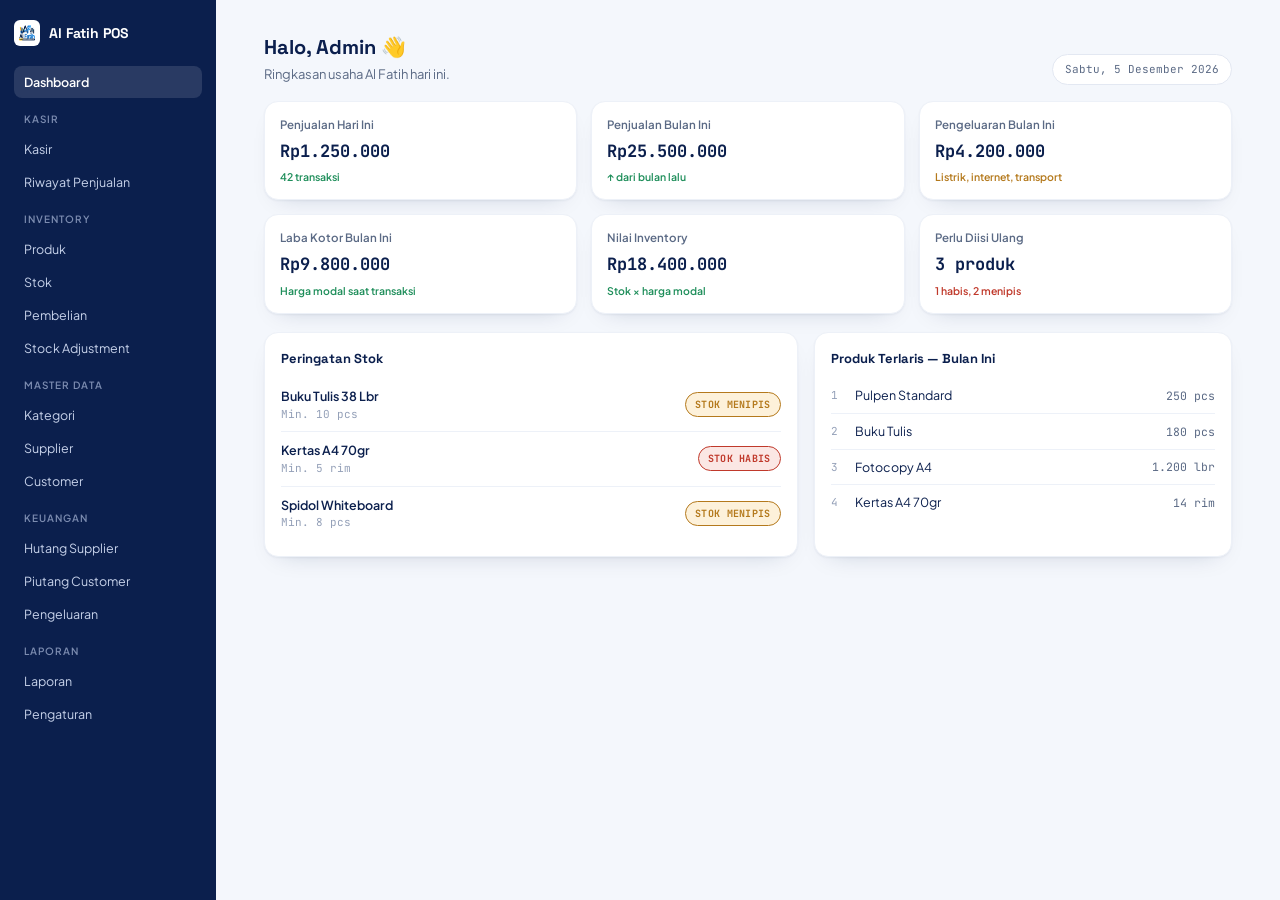
<file: index.html>
<!DOCTYPE html>
<html lang="id">
<head>
<meta charset="UTF-8">
<meta name="viewport" content="width=device-width, initial-scale=1.0, viewport-fit=cover">
<title>Al Fatih POS &amp; Inventory</title>
<meta name="description" content="Kasir dan inventory untuk Al Fatih Alat Tulis Kantor & Foto Copy.">
<link rel="icon" href="logo.webp">
<link rel="preconnect" href="https://fonts.googleapis.com">
<link href="https://fonts.googleapis.com/css2?family=Space+Grotesk:wght@500;600;700&family=Plus+Jakarta+Sans:wght@400;500;600;700&family=JetBrains+Mono:wght@400;500;600;700&display=swap" rel="stylesheet">
<link rel="stylesheet" href="style.css">
</head>
<body>

<div class="app">

  <header class="appbar">
    <div class="appbar__brand">
      <img class="appbar__logo" src="logo.webp" alt="Al Fatih">
      <span class="appbar__title" id="pageTitle">Dashboard</span>
    </div>
    <button class="appbar__icon" type="button" title="Riwayat">⏱</button>
  </header>

  <div class="applayout">

    <aside class="sidebar">
      <div class="sidebar__brand"><img src="logo.webp" alt=""><span>Al Fatih POS</span></div>
      <nav class="sidebar__nav">
        <button class="navitem is-active" data-view="dashboard" data-title="Dashboard">Dashboard</button>

        <p class="navlabel">Kasir</p>
        <button class="navitem" data-view="kasir" data-title="Kasir">Kasir</button>
        <button class="navitem" data-view="placeholder" data-title="Riwayat Penjualan">Riwayat Penjualan</button>

        <p class="navlabel">Inventory</p>
        <button class="navitem" data-view="produk" data-title="Produk">Produk</button>
        <button class="navitem" data-view="placeholder" data-title="Stok">Stok</button>
        <button class="navitem" data-view="placeholder" data-title="Pembelian">Pembelian</button>
        <button class="navitem" data-view="placeholder" data-title="Stock Adjustment">Stock Adjustment</button>

        <p class="navlabel">Master Data</p>
        <button class="navitem" data-view="placeholder" data-title="Kategori">Kategori</button>
        <button class="navitem" data-view="placeholder" data-title="Supplier">Supplier</button>
        <button class="navitem" data-view="placeholder" data-title="Customer">Customer</button>

        <p class="navlabel">Keuangan</p>
        <button class="navitem" data-view="placeholder" data-title="Hutang Supplier">Hutang Supplier</button>
        <button class="navitem" data-view="placeholder" data-title="Piutang Customer">Piutang Customer</button>
        <button class="navitem" data-view="placeholder" data-title="Pengeluaran">Pengeluaran</button>

        <p class="navlabel">Laporan</p>
        <button class="navitem" data-view="placeholder" data-title="Laporan Laba">Laporan</button>
        <button class="navitem" data-view="placeholder" data-title="Pengaturan">Pengaturan</button>
      </nav>
    </aside>

    <main class="content">

      <!-- ===== DASHBOARD ===== -->
      <section class="view is-active" id="view-dashboard">
        <div class="view-head">
          <div>
            <h1>Halo, Admin 👋</h1>
            <p>Ringkasan usaha Al Fatih hari ini.</p>
          </div>
          <span class="today-pill" id="todayPill"></span>
        </div>

        <div class="cardgrid">
          <div class="metric"><div class="metric__label">Penjualan Hari Ini</div><div class="metric__value">Rp1.250.000</div><div class="metric__delta">42 transaksi</div></div>
          <div class="metric"><div class="metric__label">Penjualan Bulan Ini</div><div class="metric__value">Rp25.500.000</div><div class="metric__delta">↑ dari bulan lalu</div></div>
          <div class="metric"><div class="metric__label">Pengeluaran Bulan Ini</div><div class="metric__value">Rp4.200.000</div><div class="metric__delta metric__delta--warn">Listrik, internet, transport</div></div>
          <div class="metric"><div class="metric__label">Laba Kotor Bulan Ini</div><div class="metric__value">Rp9.800.000</div><div class="metric__delta">Harga modal saat transaksi</div></div>
          <div class="metric"><div class="metric__label">Nilai Inventory</div><div class="metric__value">Rp18.400.000</div><div class="metric__delta">Stok × harga modal</div></div>
          <div class="metric"><div class="metric__label">Perlu Diisi Ulang</div><div class="metric__value">3 produk</div><div class="metric__delta metric__delta--danger">1 habis, 2 menipis</div></div>
        </div>

        <div class="dash-columns">
          <div class="panel">
            <h5>Peringatan Stok</h5>
            <div id="alertList"></div>
          </div>
          <div class="panel">
            <h5>Produk Terlaris — Bulan Ini</h5>
            <div class="toprow"><span class="topnum">1</span><span class="topname">Pulpen Standard</span><span class="topqty">250 pcs</span></div>
            <div class="toprow"><span class="topnum">2</span><span class="topname">Buku Tulis</span><span class="topqty">180 pcs</span></div>
            <div class="toprow"><span class="topnum">3</span><span class="topname">Fotocopy A4</span><span class="topqty">1.200 lbr</span></div>
            <div class="toprow"><span class="topnum">4</span><span class="topname">Kertas A4 70gr</span><span class="topqty">14 rim</span></div>
          </div>
        </div>
      </section>

      <!-- ===== KASIR ===== -->
      <section class="view" id="view-kasir">
        <div class="kasir-view">
          <div class="kasir-main">
            <div class="kasir-search">
              <div class="searchbox">🔍&nbsp; Cari nama, SKU, atau scan barcode…</div>
              <button class="scanbtn" type="button" title="Scan barcode">▤</button>
            </div>
            <div class="chiprow" id="chipRow"></div>
            <div class="productgrid" id="productGrid"></div>
          </div>

          <div class="cart-backdrop" id="cartBackdrop"></div>
          <div class="cart-panel" id="cartPanel">
            <div class="cart-panel__handle"></div>
            <div class="cart-panel__head">
              <h4 id="cartCountLabel">Keranjang (0 item)</h4>
              <button class="closex" id="cartCloseBtn" type="button">✕</button>
            </div>
            <div class="cart-items" id="cartItems"></div>
            <div class="cart-totals">
              <div class="trow"><span>Subtotal</span><span id="tSubtotal">Rp0</span></div>
              <div class="trow"><span>Diskon</span><span id="tDiskon">Rp0</span></div>
              <div class="trow trow--grand"><span>TOTAL</span><span id="tTotal">Rp0</span></div>
            </div>
            <button class="paybtn" id="payBtn" type="button" disabled>BAYAR</button>
          </div>
        </div>

        <button class="minicart" id="miniCartBar" type="button">
          <span id="miniCartLabel">0 item · Rp0</span>
          <span class="minicart__cta">Lihat Keranjang</span>
        </button>
      </section>

      <!-- ===== PRODUK ===== -->
      <section class="view" id="view-produk">
        <div class="view-head">
          <div>
            <h1>Produk &amp; Inventory</h1>
            <p>Barang fisik mengurangi stok saat terjual, jasa tidak.</p>
          </div>
        </div>
        <div class="table-card">
          <div class="table-toolbar">
            <div class="table-search">🔍 <input id="tableSearch" type="text" placeholder="Cari nama atau SKU produk…"></div>
            <button class="tchip is-active" data-tf="ALL" type="button">Semua</button>
            <button class="tchip" data-tf="PRODUCT" type="button">Barang</button>
            <button class="tchip" data-tf="SERVICE" type="button">Jasa</button>
          </div>
          <div class="table-scroll">
            <table>
              <thead><tr><th>SKU</th><th>Nama</th><th>Kategori</th><th>Stok</th><th>Satuan</th><th>Harga Jual</th><th>Status</th></tr></thead>
              <tbody id="tableBody"></tbody>
            </table>
          </div>
        </div>
      </section>

      <!-- ===== PLACEHOLDER (fitur belum dibangun di MVP ini) ===== -->
      <section class="view" id="view-placeholder">
        <div class="empty-state">
          <div class="empty-state__icon">🛠️</div>
          <h2 id="placeholderTitle">Fitur</h2>
          <p>Halaman ini belum dibangun pada MVP tahap awal. Menu sudah ditata sesuai struktur akhir aplikasi, isinya menyusul di fase pengembangan berikutnya.</p>
        </div>
      </section>

    </main>
  </div>

  <nav class="bottomnav">
    <button class="tab is-active" data-view="dashboard" data-title="Dashboard"><span class="tab__ico">⌂</span><span>Home</span></button>
    <button class="tab" data-view="kasir" data-title="Kasir"><span class="tab__ico">🧾</span><span>Kasir</span></button>
    <button class="tab" data-view="produk" data-title="Produk"><span class="tab__ico">📦</span><span>Produk</span></button>
    <button class="tab" id="moreTab" type="button"><span class="tab__ico">☰</span><span>More</span></button>
  </nav>

  <!-- MORE sheet (mobile) -->
  <div class="overlay" id="moreOverlay">
    <div class="sheet">
      <div class="sheet__head"><h4>Menu Lainnya</h4><button class="closex" id="moreCloseBtn" type="button">✕</button></div>
      <div class="morelist" id="moreList"></div>
    </div>
  </div>

  <!-- PAYMENT sheet -->
  <div class="overlay" id="payOverlay">
    <div class="sheet">
      <div class="sheet__head"><h4>Pembayaran</h4><button class="closex" id="payCloseBtn" type="button">✕</button></div>
      <div class="paymethods" id="payMethods"></div>
      <div id="cashArea">
        <div class="cashgrid" id="cashGrid"></div>
        <div class="kembali-row"><span>Kembalian</span><strong id="kembaliVal">Rp0</strong></div>
      </div>
      <button class="confirmbtn" id="confirmPayBtn" type="button">Selesaikan Pembayaran</button>
    </div>
  </div>

  <!-- RECEIPT sheet -->
  <div class="overlay" id="receiptOverlay">
    <div class="receipt">
      <div class="receipt__stamp" id="receiptStamp">LUNAS</div>
      <h5>AL FATIH</h5>
      <div class="rsub">Alat Tulis Kantor &amp; Foto Copy</div>
      <div class="rline rline--dim"><span id="rInvoice">AF-20260829-0001</span><span id="rDate">29/08/2026</span></div>
      <div class="rdash"></div>
      <div id="rItems"></div>
      <div class="rdash"></div>
      <div class="rline"><span>Subtotal</span><span id="rSubtotal">Rp0</span></div>
      <div class="rline"><span>Diskon</span><span id="rDiskon">Rp0</span></div>
      <div class="rline rline--grand"><span>TOTAL</span><span id="rTotal">Rp0</span></div>
      <div class="rline rline--dim"><span id="rMethodLabel">Cash</span><span id="rBayar">Rp0</span></div>
      <div class="rline rline--dim"><span>Kembali</span><span id="rKembali">Rp0</span></div>
      <div class="rthanks">Terima kasih sudah berbelanja</div>
      <div class="receiptbtns">
        <button class="ghost" id="receiptCloseBtn" type="button">Tutup</button>
        <button class="primary" id="newTxBtn" type="button">Transaksi Baru</button>
      </div>
    </div>
  </div>

</div>

<script src="app.js" defer></script>
</body>
</html>
</file>
<file: style.css>
:root{
  --navy:#0B1F4D;
  --blue:#1567D6;
  --blue-2:#2AA8F2;
  --yellow:#FFC72C;
  --surface:#F4F7FC;
  --card:#FFFFFF;
  --ink:#0B1F4D;
  --ink-soft:#5B6A85;
  --ink-faint:#94A0B8;
  --line:#E3E8F2;
  --line-soft:#EDF1F8;
  --lunas:#1E8E5A;
  --lunas-bg:#E4F5EC;
  --warn:#B4791C;
  --warn-bg:#FDF1DA;
  --danger:#C0392B;
  --danger-bg:#FBE7E4;
  --font-display:'Space Grotesk',sans-serif;
  --font-body:'Plus Jakarta Sans',sans-serif;
  --font-mono:'JetBrains Mono',monospace;
  --shadow-card:0 1px 2px rgba(11,31,77,.05), 0 10px 24px -16px rgba(11,31,77,.25);
  --shadow-pop:0 18px 40px -14px rgba(11,31,77,.35);
  --grad-blue:linear-gradient(100deg, var(--blue), var(--blue-2));
  --bottomnav-h:64px;
  --appbar-h:56px;
}
*{box-sizing:border-box;}
body{
  margin:0; background:var(--surface); color:var(--ink); font-family:var(--font-body);
  line-height:1.5; overscroll-behavior-y:none;
}
h1,h2,h4,h5{font-family:var(--font-display); margin:0; color:var(--navy);}
p{margin:0;}
button{font-family:inherit;}
img{display:block; max-width:100%;}
@media (prefers-reduced-motion: reduce){ *{animation-duration:.001ms !important; transition-duration:.001ms !important;} }

.app{min-height:100vh; display:flex; flex-direction:column;}

/* ---------- APPBAR ---------- */
.appbar{
  position:sticky; top:0; z-index:30; height:var(--appbar-h);
  background:rgba(244,247,252,.92); backdrop-filter:blur(8px); border-bottom:1px solid var(--line);
  display:flex; align-items:center; justify-content:space-between; padding:0 16px;
}
.appbar__brand{display:flex; align-items:center; gap:10px;}
.appbar__logo{height:28px; width:auto;}
.appbar__title{font-family:var(--font-display); font-weight:700; font-size:15px;}
.appbar__icon{width:34px; height:34px; border-radius:50%; border:none; background:var(--card); color:var(--navy); font-size:14px; cursor:pointer;}

/* ---------- LAYOUT ---------- */
.applayout{flex:1; display:flex; min-height:0;}
.sidebar{display:none;}
.content{
  flex:1; min-width:0; padding:18px 16px calc(var(--bottomnav-h) + 18px);
  max-width:1180px; margin:0 auto; width:100%;
}

/* ---------- VIEW SWITCH ---------- */
.view{display:none;}
.view.is-active{display:block;}

.view-head{display:flex; justify-content:space-between; align-items:flex-end; gap:12px; margin-bottom:16px; flex-wrap:wrap;}
.view-head h1{font-size:20px; font-weight:700;}
.view-head p{font-size:13px; color:var(--ink-soft); margin-top:3px;}
.today-pill{font-family:var(--font-mono); font-size:11px; background:var(--card); border:1px solid var(--line); padding:6px 12px; border-radius:20px; color:var(--ink-soft); white-space:nowrap;}

/* ---------- DASHBOARD ---------- */
.cardgrid{display:grid; grid-template-columns:1fr 1fr; gap:10px; margin-bottom:18px;}
.metric{background:var(--card); border:1px solid var(--line-soft); border-radius:14px; padding:14px 15px; box-shadow:var(--shadow-card);}
.metric__label{font-size:11.5px; color:var(--ink-soft); font-weight:600; margin-bottom:6px;}
.metric__value{font-family:var(--font-mono); font-size:17px; font-weight:700; color:var(--navy);}
.metric__delta{font-size:10.5px; color:var(--lunas); margin-top:5px; font-weight:600;}
.metric__delta--warn{color:var(--warn);}
.metric__delta--danger{color:var(--danger);}

.dash-columns{display:flex; flex-direction:column; gap:12px;}
.panel{background:var(--card); border:1px solid var(--line-soft); border-radius:14px; padding:16px; box-shadow:var(--shadow-card);}
.panel h5{font-size:13px; font-weight:700; margin-bottom:10px;}
.alertrow{display:flex; align-items:center; justify-content:space-between; padding:9px 0; border-bottom:1px solid var(--line-soft); font-size:12.5px;}
.alertrow:last-child{border-bottom:none;}
.alertrow__name{font-weight:600;}
.alertrow__meta{color:var(--ink-faint); font-family:var(--font-mono); font-size:11px;}
.toprow{display:flex; align-items:center; gap:8px; padding:8px 0; border-bottom:1px solid var(--line-soft); font-size:12.5px;}
.toprow:last-child{border-bottom:none;}
.topnum{font-family:var(--font-mono); font-size:11px; color:var(--ink-faint); width:16px;}
.topname{flex:1;}
.topqty{font-family:var(--font-mono); font-size:11.5px; color:var(--ink-soft);}
.stamp-tag{font-family:var(--font-mono); font-size:10px; font-weight:700; padding:4px 9px; border-radius:20px; border:1.5px solid currentColor; text-transform:uppercase; letter-spacing:.03em; white-space:nowrap;}
.stamp-tag.menipis{color:var(--warn); background:var(--warn-bg);}
.stamp-tag.habis{color:var(--danger); background:var(--danger-bg);}
.stamp-tag.aman{color:var(--lunas); background:var(--lunas-bg);}

/* ---------- KASIR ---------- */
.kasir-view{display:flex; flex-direction:column; gap:14px;}
.kasir-main{min-width:0;}
.kasir-search{display:flex; gap:8px; margin-bottom:10px;}
.searchbox{flex:1; display:flex; align-items:center; gap:8px; background:var(--card); border:1px solid var(--line); border-radius:12px; padding:11px 13px; color:var(--ink-faint); font-size:13.5px;}
.scanbtn{width:44px; border-radius:12px; background:var(--navy); color:#fff; border:none; font-size:16px; cursor:pointer;}
.chiprow{display:flex; gap:8px; overflow-x:auto; padding-bottom:2px; margin-bottom:12px;}
.chip{font-size:12.5px; font-weight:600; padding:8px 15px; border-radius:20px; white-space:nowrap; background:var(--card); border:1px solid var(--line); color:var(--ink-soft); cursor:pointer;}
.chip.is-active{background:var(--navy); color:#fff; border-color:var(--navy);}

.productgrid{display:grid; grid-template-columns:repeat(2,1fr); gap:12px;}
.pcard{background:var(--card); border:1px solid var(--line-soft); border-radius:14px; padding:10px; cursor:pointer; box-shadow:var(--shadow-card); transition:transform .12s ease;}
.pcard:hover{transform:translateY(-2px);}
.pcard__thumb{width:100%; aspect-ratio:1.5; border-radius:10px; margin-bottom:8px; display:flex; align-items:center; justify-content:center; font-family:var(--font-display); font-weight:700; font-size:14px; color:#fff;}
.pcard__name{font-size:12.5px; font-weight:600; line-height:1.3; margin-bottom:2px;}
.pcard__meta{font-size:11px; color:var(--ink-faint); margin-bottom:6px;}
.pcard__row{display:flex; align-items:center; justify-content:space-between;}
.pcard__price{font-family:var(--font-mono); font-size:12.5px; font-weight:700;}
.pcard__add{width:26px; height:26px; border-radius:50%; background:var(--navy); color:#fff; border:none; font-size:16px; line-height:1; cursor:pointer;}
.pcard.out .pcard__thumb{opacity:.35;}
.pcard.out .pcard__add{background:var(--ink-faint); cursor:not-allowed;}

/* mini cart bar (mobile trigger) */
.minicart{
  position:fixed; left:16px; right:16px; bottom:calc(var(--bottomnav-h) + 12px); z-index:25;
  background:var(--navy); color:#fff; border:none; border-radius:16px; padding:13px 16px;
  display:none; align-items:center; justify-content:space-between; font-weight:600; font-size:13.5px;
  box-shadow:var(--shadow-pop); cursor:pointer;
}
.minicart.is-visible{display:flex;}
.minicart__cta{font-family:var(--font-display); font-weight:700; font-size:13px; background:var(--yellow); color:var(--navy); padding:6px 12px; border-radius:10px;}

/* cart panel */
.cart-backdrop{position:fixed; inset:0; background:rgba(11,31,77,.5); z-index:35; display:none;}
.cart-backdrop.is-open{display:block;}
.cart-panel{
  position:fixed; left:0; right:0; bottom:0; z-index:36; background:#fff;
  border-radius:22px 22px 0 0; box-shadow:0 -14px 30px -18px rgba(11,31,77,.35);
  padding:12px 18px calc(env(safe-area-inset-bottom, 0px) + 18px);
  max-height:78vh; display:flex; flex-direction:column;
  transform:translateY(100%); transition:transform .25s ease;
}
.cart-panel.is-open{transform:translateY(0);}
.cart-panel__handle{width:36px; height:4px; background:var(--line); border-radius:4px; margin:0 auto 10px;}
.cart-panel__head{display:flex; justify-content:space-between; align-items:center; margin-bottom:8px;}
.cart-panel__head h4{font-size:14px; font-weight:700;}
.cart-items{overflow-y:auto; flex:1; margin-bottom:8px; min-height:10px;}
.cart-empty{font-size:12.5px; color:var(--ink-faint); padding:20px 0; text-align:center;}
.citem{display:flex; align-items:center; gap:10px; padding:8px 0; border-bottom:1px dashed var(--line-soft);}
.citem__name{flex:1; font-size:12.5px; font-weight:600;}
.citem__sub{display:block; font-family:var(--font-mono); font-size:11px; color:var(--ink-faint); font-weight:400;}
.qtystep{display:flex; align-items:center; gap:6px;}
.qtystep button{width:24px; height:24px; border-radius:6px; border:1px solid var(--line); background:var(--surface); font-size:14px; cursor:pointer; color:var(--navy);}
.qtystep span{font-family:var(--font-mono); font-size:12.5px; width:18px; text-align:center;}
.citem__total{font-family:var(--font-mono); font-size:12.5px; font-weight:700; width:66px; text-align:right;}
.cart-totals{border-top:1px solid var(--line-soft); padding-top:8px; font-family:var(--font-mono); font-size:12.5px;}
.trow{display:flex; justify-content:space-between; padding:2px 0; color:var(--ink-soft);}
.trow--grand{color:var(--navy); font-weight:700; font-size:15px; padding-top:6px;}
.paybtn{margin-top:10px; width:100%; padding:14px; border:none; border-radius:14px; background:var(--grad-blue); color:#fff; font-family:var(--font-display); font-weight:700; font-size:15px; cursor:pointer;}
.paybtn:disabled{background:var(--ink-faint); cursor:not-allowed;}

/* ---------- OVERLAYS (more / payment / receipt) ---------- */
.overlay{position:fixed; inset:0; background:rgba(11,31,77,.5); display:none; align-items:flex-end; justify-content:center; z-index:60;}
.overlay.show{display:flex;}
.sheet{background:#fff; width:100%; border-radius:22px 22px 0 0; padding:20px; max-height:82vh; overflow-y:auto;}
.sheet__head{display:flex; justify-content:space-between; align-items:center; margin-bottom:14px;}
.sheet__head h4{font-size:15.5px; font-weight:700;}
.closex{background:none; border:none; font-size:18px; color:var(--ink-soft); cursor:pointer;}

.morelist{display:grid; gap:4px;}
.morelist button{
  text-align:left; padding:12px 6px; border:none; background:none; font-size:14px; font-weight:600;
  color:var(--navy); border-bottom:1px solid var(--line-soft); cursor:pointer;
}
.morelist button:last-child{border-bottom:none;}

.paymethods{display:grid; grid-template-columns:1fr 1fr; gap:8px; margin-bottom:14px;}
.paymethods button{padding:11px; border-radius:12px; border:1px solid var(--line); background:var(--surface); font-size:12.5px; font-weight:600; color:var(--ink-soft); cursor:pointer;}
.paymethods button.is-active{background:var(--navy); color:#fff; border-color:var(--navy);}
.cashgrid{display:grid; grid-template-columns:1fr 1fr; gap:8px; margin-bottom:14px;}
.cashgrid button{padding:11px; border-radius:12px; border:1px solid var(--line); background:#fff; font-family:var(--font-mono); font-size:12.5px; font-weight:600; cursor:pointer;}
.kembali-row{display:flex; justify-content:space-between; font-family:var(--font-mono); font-size:13px; padding:8px 2px; color:var(--ink-soft);}
.kembali-row strong{color:var(--lunas);}
.confirmbtn{width:100%; padding:14px; border:none; border-radius:14px; background:var(--navy); color:#fff; font-family:var(--font-display); font-weight:700; font-size:15px; cursor:pointer; margin-top:4px;}

.receipt{
  background:#fff; width:100%; max-width:380px; border-radius:18px 18px 0 0; padding:22px 20px 26px;
  font-family:var(--font-mono);
  background-image:radial-gradient(circle at 8px 0, transparent 7px, #fff 7.5px);
  background-size:16px 16px; background-position:top;
}
.receipt__stamp{
  width:88px; height:88px; border:3px solid var(--lunas); border-radius:50%; color:var(--lunas);
  font-family:var(--font-display); font-weight:700; font-size:16px; letter-spacing:.05em;
  display:flex; align-items:center; justify-content:center; margin:6px auto 14px;
  transform:rotate(-9deg) scale(0); opacity:0; text-align:center;
  animation:stampin .45s cubic-bezier(.2,1.5,.4,1) .15s forwards;
}
@keyframes stampin{ to{transform:rotate(-9deg) scale(1); opacity:1;} }
.receipt h5{font-family:var(--font-display); text-align:center; font-size:14px; margin-bottom:2px; letter-spacing:.03em;}
.rsub{text-align:center; font-size:10.5px; color:var(--ink-soft); margin-bottom:10px; font-family:var(--font-body);}
.rline{display:flex; justify-content:space-between; font-size:12px; padding:2px 0; color:var(--navy);}
.rline--dim{color:var(--ink-soft); font-size:11px;}
.rline--grand{font-size:14px; font-weight:700; padding:4px 0;}
.rdash{border-top:1px dashed var(--line); margin:8px 0;}
.rthanks{text-align:center; font-size:11px; color:var(--ink-soft); margin-top:12px; font-family:var(--font-body); font-style:italic;}
.receiptbtns{display:flex; gap:8px; margin-top:16px;}
.receiptbtns button{flex:1; padding:12px; border-radius:12px; font-family:var(--font-body); font-weight:700; font-size:12.5px; cursor:pointer; border:1px solid var(--line);}
.receiptbtns .primary{background:var(--navy); color:#fff; border-color:var(--navy);}
.receiptbtns .ghost{background:#fff; color:var(--navy);}

/* ---------- PRODUK TABLE ---------- */
.table-card{background:var(--card); border:1px solid var(--line-soft); border-radius:16px; overflow:hidden; box-shadow:var(--shadow-card);}
.table-toolbar{display:flex; gap:8px; padding:14px 16px; border-bottom:1px solid var(--line-soft); flex-wrap:wrap;}
.table-search{flex:1; min-width:160px; display:flex; align-items:center; gap:8px; background:var(--surface); border:1px solid var(--line); border-radius:10px; padding:9px 12px; font-size:13px; color:var(--ink-soft);}
.table-search input{border:none; outline:none; background:none; font-size:13px; width:100%; font-family:var(--font-body); color:var(--navy);}
.tchip{font-size:12px; font-weight:600; padding:8px 13px; border-radius:10px; background:var(--surface); border:1px solid var(--line); color:var(--ink-soft); cursor:pointer;}
.tchip.is-active{background:var(--navy); color:#fff; border-color:var(--navy);}
.table-scroll{overflow-x:auto;}
table{width:100%; border-collapse:collapse; min-width:640px;}
thead th{text-align:left; font-size:10.5px; text-transform:uppercase; letter-spacing:.06em; color:var(--ink-faint); font-weight:700; padding:11px 16px; border-bottom:1px solid var(--line-soft); white-space:nowrap;}
tbody td{padding:12px 16px; font-size:12.5px; border-bottom:1px solid var(--line-soft); vertical-align:middle;}
tbody tr:last-child td{border-bottom:none;}
.cell-sku{font-family:var(--font-mono); font-size:11px; color:var(--ink-faint);}
.cell-name{font-weight:600; color:var(--navy);}
.cell-cat{color:var(--ink-soft);}
.cell-price{font-family:var(--font-mono); font-weight:600; color:var(--navy);}
.cell-stock{font-family:var(--font-mono);}

/* ---------- EMPTY STATE ---------- */
.empty-state{
  background:var(--card); border:1px dashed var(--line); border-radius:16px; padding:52px 24px;
  text-align:center; max-width:420px; margin:24px auto 0;
}
.empty-state__icon{font-size:34px; margin-bottom:10px;}
.empty-state h2{font-size:17px; margin-bottom:8px;}
.empty-state p{font-size:13px; color:var(--ink-soft); line-height:1.6;}

/* ---------- BOTTOM NAV (mobile) ---------- */
.bottomnav{
  position:fixed; left:0; right:0; bottom:0; z-index:40; height:var(--bottomnav-h);
  background:#fff; border-top:1px solid var(--line);
  display:flex; padding-bottom:env(safe-area-inset-bottom, 0px);
}
.tab{
  flex:1; background:none; border:none; display:flex; flex-direction:column; align-items:center;
  justify-content:center; gap:2px; font-size:10.5px; font-weight:600; color:var(--ink-faint); cursor:pointer;
}
.tab__ico{font-size:18px;}
.tab.is-active{color:var(--navy);}

/* ==================== DESKTOP ==================== */
@media (min-width:900px){
  :root{--bottomnav-h:0px;}
  .appbar{display:none;}
  .bottomnav{display:none;}
  .minicart{display:none !important;}

  .applayout{max-width:1280px; margin:0 auto; width:100%;}
  .sidebar{
    display:block; width:216px; flex:none; background:var(--navy); color:#DDE5F5;
    padding:20px 14px; min-height:100vh; position:sticky; top:0;
  }
  .sidebar__brand{display:flex; align-items:center; gap:9px; margin-bottom:20px;}
  .sidebar__brand img{width:26px; height:26px; border-radius:6px; background:#fff; padding:2px;}
  .sidebar__brand span{font-family:var(--font-display); font-weight:700; font-size:14px; color:#fff;}
  .navlabel{font-size:10px; text-transform:uppercase; letter-spacing:.1em; color:#7C8CB0; margin:14px 0 6px 10px; font-weight:600;}
  .navitem{
    display:block; width:100%; text-align:left; font-size:12.5px; padding:8px 10px; border-radius:8px;
    color:#C7D2EA; background:none; border:none; cursor:pointer; margin-bottom:1px;
  }
  .navitem.is-active{background:rgba(255,255,255,.12); color:#fff; font-weight:600;}

  .content{padding:32px 36px; max-width:1040px;}
  .cardgrid{grid-template-columns:repeat(3,1fr); gap:14px;}
  .dash-columns{flex-direction:row; gap:16px;}
  .dash-columns .panel{flex:1;}
  .dash-columns .panel:first-child{flex:1.3;}

  .kasir-view{flex-direction:row; align-items:flex-start; gap:22px;}
  .kasir-main{flex:1;}
  .productgrid{grid-template-columns:repeat(3,1fr);}

  .cart-backdrop{display:none !important;}
  .cart-panel{
    position:sticky; top:24px; left:auto; right:auto; bottom:auto; transform:none;
    width:320px; flex:none; border-radius:16px; box-shadow:var(--shadow-card); max-height:calc(100vh - 60px);
  }

  .overlay{align-items:center;}
  .sheet, .receipt{border-radius:20px; max-width:400px;}
}
@media (min-width:1180px){
  .productgrid{grid-template-columns:repeat(4,1fr);}
}
</file>
